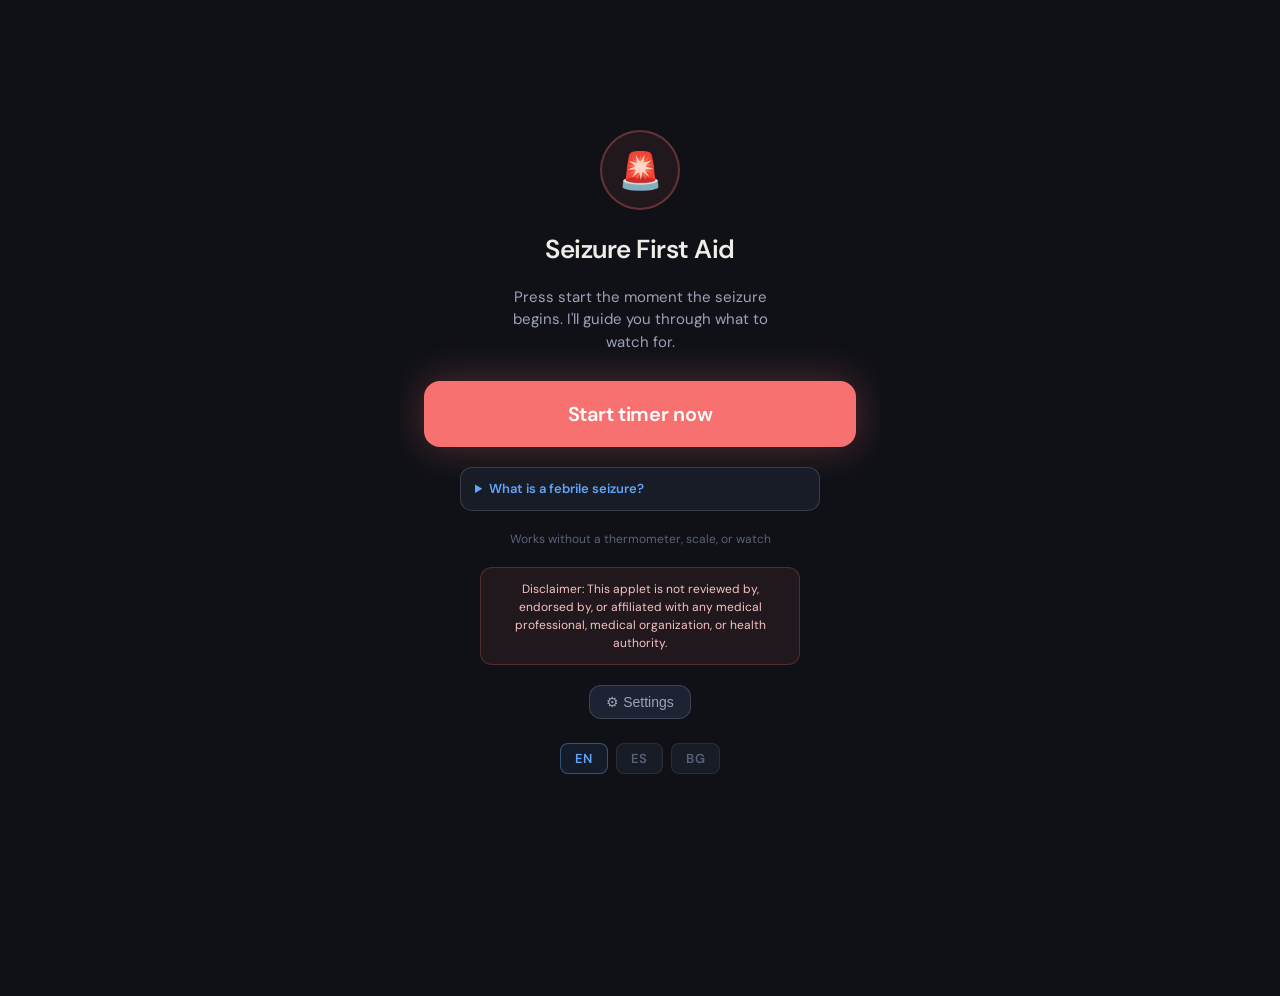
<file: index.html>
<!DOCTYPE html>
<html lang="en">
<head>
<meta charset="UTF-8">
<meta name="viewport" content="width=device-width, initial-scale=1.0, maximum-scale=1.0">
<title>Seizure First Aid</title>
<link rel="icon" href="assets/icons/favicon.svg" type="image/svg+xml">
<link rel="stylesheet" href="assets/css/app.css">
<!-- CSS moved to assets/css/app.css -->
<link rel="manifest" href="manifest.webmanifest">
</head>
<body>
<a href="#main-content" class="skip-nav">Skip to main content</a>
<div id="main-content" role="main">

  <!-- Always-on timer strip -->
  <div id="timer-strip" class="hidden">
    <div>
      <div class="strip-timer" id="strip-timer">00:00</div>
      <div style="font-size:11px;color:var(--text3);margin-top:2px" data-i18n="timer.duration">seizure duration</div>
    </div>
    <div class="strip-phase" id="strip-phase">Observing</div>
    <button class="btn-stopped" id="btn-stopped" onclick="seizureStopped()">✓ Stopped</button>
  </div>

  <!-- Progress bar with milestone ticks -->
  <div id="milestone-bar" class="hidden">
    <div id="ms-fill"></div>
    <div class="ms-tick" style="left:6.67%" title="2 min"></div>
    <div class="ms-tick" style="left:50%"   title="15 min"></div>
    <div class="ms-tick" style="left:100%"  title="30 min"></div>
  </div>

  <!-- Milestone alert banner -->
  <div id="alert-banner" role="alert" aria-live="assertive">
    <div class="banner-label" id="banner-label" data-i18n="banner.label">Action needed</div>
    <div class="banner-text"  id="banner-text"></div>
    <button class="banner-close" aria-label="Dismiss alert" onclick="closeBanner()">×</button>
  </div>

  <!-- Screen wrap -->
  <div id="screen-wrap">

    <!-- START -->
    <div class="screen active" id="screen-start">
      <div class="start-icon">🚨</div>
      <h1 class="start-title" id="app-title">Seizure First Aid</h1>
      <div class="start-sub" id="start-subtitle">Press start the moment the seizure begins. I'll guide you through what to watch for.</div>
     <button class="btn-start-main" id="btn-start" onclick="startSession()">Start timer now</button>
      <details class="start-info">
        <summary id="start-info-summary">What is a febrile seizure?</summary>
        <div class="start-info-content">
          <p id="start-info-definition"></p>
          <h2 id="start-info-signs-heading"></h2>
          <p id="start-info-signs"></p>
          <h2 id="start-info-causes-heading"></h2>
          <p id="start-info-causes"></p>
          <h2 id="start-info-after-heading"></h2>
          <p id="start-info-after"></p>
          <div class="start-info-urgent">
            <h2 id="start-info-urgent-heading"></h2>
            <p id="start-info-urgent"></p>
          </div>
          <p class="start-info-source"><a href="https://www.nhs.uk/conditions/febrile-seizures/" target="_blank" rel="noopener noreferrer" id="start-info-source"></a></p>
        </div>
      </details>
       <div class="start-note" id="start-note">Works without a thermometer, scale, or watch</div>
       <div class="start-disclaimer" id="start-disclaimer">Disclaimer: This applet is not reviewed by, endorsed by, or affiliated with any medical professional, medical organization, or health authority.</div>
       <button class="btn-settings" id="btn-settings" onclick="showSettings()">⚙ Settings</button>
       <!-- Language switcher -->
        <div style="display:flex;gap:8px;margin-top:4px;justify-content:center">
          <button class="lang-btn active" data-lang="en" onclick="switchLanguage('en')" aria-label="English">EN</button>
          <button class="lang-btn" data-lang="es" onclick="switchLanguage('es')" aria-label="Español">ES</button>
          <button class="lang-btn" data-lang="bg" onclick="switchLanguage('bg')" aria-label="Български">BG</button>
        </div>
    </div>

    <!-- QUESTION -->
    <div class="screen" id="screen-question">
      <div class="q-context" id="q-context"></div>
      <div class="q-text"    id="q-text"></div>
      <div class="q-sub"     id="q-sub"></div>
      <div class="q-options" id="q-options"></div>
    </div>

    <!-- WAITING (between question bursts) -->
    <div class="screen" id="screen-waiting">
      <div class="status-card">
        <div class="sc-emoji" id="w-emoji">👁️</div>
        <div class="sc-title" id="w-title">Keep watching</div>
        <div class="sc-body"  id="w-body"></div>
      </div>
      <div class="next-card" id="next-card" style="display:none">
        <div class="next-card-label" data-i18n="waiting.nextCardLabel">Next check-in</div>
        <div class="next-card-text" id="next-card-text"></div>
      </div>
      <div class="action-list" id="w-actions"></div>
    </div>

    <!-- SUMMARY -->
    <div class="screen" id="screen-summary">
      <div class="summary-header">
        <div class="summary-title" id="sum-title">Seizure summary</div>
        <div class="summary-sub" id="sum-sub" data-i18n="summary.subtitle">For ambulance handover</div>
      </div>

      <div class="summary-timer-big">
        <div class="big-num"   id="sum-duration">--:--</div>
        <div class="big-label" id="sum-dur-label">Total seizure duration</div>
      </div>

      <div class="ambulance-box">
        <h2 id="ambulance-title">📞 Tell the ambulance</h2>
        <div class="ambulance-script" id="ambulance-script"></div>
      </div>

      <div class="summary-section">
        <div class="summary-section-title" id="summary-section-label">What happened</div>
        <div id="sum-items"></div>
      </div>

      <button class="btn-share" id="btn-share" onclick="shareReport()">
        <svg width="18" height="18" viewBox="0 0 24 24" fill="none" stroke="currentColor" stroke-width="2" stroke-linecap="round" stroke-linejoin="round"><path d="M4 12v8a2 2 0 0 0 2 2h12a2 2 0 0 0 2-2v-8"/><polyline points="16 6 12 2 8 6"/><line x1="12" y1="2" x2="12" y2="15"/></svg>
        Share / copy summary
      </button>
      <button class="btn-restart" id="btn-restart" onclick="restart()">Start over</button>
    </div>

  </div><!-- /screen-wrap -->
</div><!-- /app -->

<!-- Settings Modal -->
<div id="settings-modal" class="settings-modal">
  <button class="settings-backdrop" onclick="closeSettings()" aria-label="Close settings"></button>
  <div class="settings-panel">
    <div class="settings-header">
      <div class="settings-title" data-i18n="settings.title">Settings</div>
      <button class="settings-close" onclick="closeSettings()" aria-label="Close settings">×</button>
    </div>
    <div class="settings-body">
      <div class="settings-section">
        <div class="settings-section-label" data-i18n="settings.childProfile">Child profile</div>
        <label class="settings-label" data-i18n="settings.age">Age (years)</label>
        <input type="number" id="settings-age" min="0" max="18" class="settings-input" placeholder="0–18" />
        <label class="settings-label" data-i18n="settings.weight">Weight (kg)</label>
        <input type="number" id="settings-weight" min="0" max="100" step="0.1" class="settings-input" placeholder="kg" />
        <div class="settings-last-updated" id="settings-updated">—</div>
        <div class="settings-consent" data-i18n="settings.consent">Stored only on this device</div>
      </div>
      <div class="settings-section">
        <div class="settings-section-label" data-i18n="settings.appearance">Appearance</div>
        <label class="settings-label" data-i18n="settings.theme">Theme</label>
        <div class="settings-lang-row" id="settings-theme-row">
          <button class="lang-btn" data-theme="light" onclick="setTheme('light')">☀ Light</button>
          <button class="lang-btn" data-theme="dark" onclick="setTheme('dark')">☾ Dark</button>
          <button class="lang-btn" data-theme="system" onclick="setTheme('system')">⚙ System</button>
        </div>
        <label class="settings-label" data-i18n="settings.language" style="margin-top:12px">Language</label>
        <div class="settings-lang-row" id="settings-lang-row">
          <button class="lang-btn" data-lang="en" onclick="switchLanguage('en')" aria-label="English">EN</button>
          <button class="lang-btn" data-lang="es" onclick="switchLanguage('es')" aria-label="Español">ES</button>
          <button class="lang-btn" data-lang="bg" onclick="switchLanguage('bg')" aria-label="Български">BG</button>
        </div>
      </div>
      <button class="settings-clear" onclick="clearSavedData()" data-i18n="settings.clearData">Clear saved data</button>
    </div>
  </div>
</div>

<!-- Update available banner -->
<div id="update-banner" class="update-banner hidden">
  <span data-i18n="update.available">A new version is available.</span>
  <button id="btn-update" onclick="updateApp()" data-i18n="update.reload">Reload</button>
</div>

<!-- PWA install banner -->
<div id="install-banner" class="install-banner hidden">
  <span data-i18n="install.banner">Add to your home screen for quick access</span>
  <button id="btn-install" onclick="doInstall()" data-i18n="install.installNow">Install</button>
</div>

<!-- i18n helper -->
<script src="assets/js/i18n.js"></script>

<script src="assets/js/app.js"></script>
<script>
(function initSW() {
  if ('serviceWorker' in navigator) {
    const regPromise = navigator.serviceWorker.register('sw.js');
    regPromise.then(reg => {
      reg.addEventListener('updatefound', () => {
        const newWorker = reg.installing;
        newWorker.addEventListener('statechange', () => {
          if (newWorker.state === 'installed' && navigator.serviceWorker.controller) {
            document.getElementById('update-banner').classList.remove('hidden');
            newWorker.postMessage({ type: 'SKIP_WAITING' });
          }
        });
      });
      navigator.serviceWorker.addEventListener('message', e => {
        if (e.data && e.data.type === 'UPDATE_AVAILABLE') {
          document.getElementById('update-banner').classList.remove('hidden');
        }
      });
    });
  }
})();

function doInstall() {
  const banner = document.getElementById('install-banner');
  banner.classList.add('hidden');
  window.location.reload();
}

function updateApp() {
  if (navigator.serviceWorker.controller) {
    navigator.serviceWorker.controller.postMessage({ type: 'CLIENTS_CLAIM' });
    window.location.reload();
  }
}
</script>
</body>
</html>
</file>
<file: assets/css/app.css>
@import url('https://fonts.googleapis.com/css2?family=DM+Sans:wght@400;500;600&family=DM+Mono:wght@500&display=swap');

/* Skip navigation link — visible on focus */
.skip-nav {
  position: absolute;
  left: -9999px;
  top: auto;
  width: 1px;
  height: 1px;
  overflow: hidden;
  background: var(--bg);
  color: var(--text);
  padding: 8px 16px;
  font-size: 14px;
  z-index: 9999;
  text-decoration: underline;
}
.skip-nav:focus {
  left: 0;
  top: 0;
  width: auto;
  height: auto;
  overflow: visible;
}

  *, *::before, *::after { box-sizing: border-box; margin: 0; padding: 0; }

  :root {
    --bg: #0f1117;
    --surface: #181c27;
    --surface2: #1e2333;
    --border: rgba(255,255,255,0.08);
    --border2: rgba(255,255,255,0.15);
    --text: #f0ede8;
    --text2: #9ba3b8;
    --text3: #5a6278;

    --ok:    #4ade80;  --ok-dim:    #14532d;  --ok-bg:    rgba(74,222,128,0.08);
    --warn:  #fbbf24;  --warn-dim:  #78350f;  --warn-bg:  rgba(251,191,36,0.08);
    --alert: #f87171;  --alert-dim: #7f1d1d;  --alert-bg: rgba(248,113,113,0.08);
    --info:  #60a5fa;  --info-dim:  #1e3a5f;  --info-bg:  rgba(96,165,250,0.08);

    /* component text colors (overridden per-theme) */
    --btn-start-text: #fff;
    --start-disclaimer-text: #f6c3c3;
  }

  /* ── Light theme ── */
  [data-theme="light"] {
    --bg: #f5f5f7;
    --surface: #ffffff;
    --surface2: #e8e8ec;
    --border: rgba(0,0,0,0.1);
    --border2: rgba(0,0,0,0.18);
    --text: #1a1a1a;
    --text2: #555566;
    --text3: #888899;
    /* keep semantic color tokens identical — they already have good contrast */
    --btn-start-text: #1a1a1a; /* dark text on light bg for alert button */
    --start-disclaimer-text: #8b4545;
  }

  html, body {
    height: 100%; width: 100%;
    font-family: 'DM Sans', sans-serif;
    background: var(--bg);
    color: var(--text);
    overflow: hidden;
  }

  /* ── App shell ── */
  #main-content {
    height: 100%; display: flex; flex-direction: column;
    max-width: 480px; margin: 0 auto;
    position: relative;
  }

  /* ── Timer strip (always visible) ── */
  #timer-strip {
    display: flex; align-items: center; justify-content: space-between;
    padding: 10px 16px;
    background: var(--surface);
    border-bottom: 1px solid var(--border);
    flex-shrink: 0;
    gap: 10px;
  }
  #timer-strip.hidden { display: none; }

  .strip-timer {
    font-family: 'DM Mono', monospace;
    font-size: 28px; font-weight: 500;
    letter-spacing: -1px;
    color: var(--text);
    transition: color 0.4s;
  }
  .strip-timer.phase-warn  { color: var(--warn); }
  .strip-timer.phase-alert { color: var(--alert); }

  .strip-phase {
    font-size: 12px; font-weight: 500;
    padding: 4px 10px; border-radius: 20px;
    background: var(--ok-bg); color: var(--ok);
    border: 1px solid rgba(74,222,128,0.2);
    transition: all 0.4s; white-space: nowrap;
  }
  .strip-phase.phase-warn  { background: var(--warn-bg);  color: var(--warn);  border-color: rgba(251,191,36,0.2); }
  .strip-phase.phase-alert { background: var(--alert-bg); color: var(--alert); border-color: rgba(248,113,113,0.2); }

  .btn-stopped {
    padding: 7px 13px; border-radius: 10px;
    background: var(--ok-bg); color: var(--ok);
    border: 1.5px solid rgba(74,222,128,0.35);
    font-family: 'DM Sans', sans-serif;
    font-size: 13px; font-weight: 600;
    cursor: pointer; white-space: nowrap;
    flex-shrink: 0;
    transition: background 0.12s, transform 0.08s;
    -webkit-tap-highlight-color: transparent;
  }
  .btn-stopped:active { transform: scale(0.96); }

  /* ── Milestone bar ── */
  #milestone-bar {
    height: 3px; background: var(--surface2); flex-shrink: 0;
    position: relative; overflow: visible;
  }
  #milestone-bar.hidden { display: none; }
  #ms-fill {
    height: 100%; background: var(--ok); width: 0%;
    transition: width 0.5s linear, background 0.4s;
  }
  .ms-tick {
    position: absolute; top: -4px;
    width: 2px; height: 11px;
    background: var(--border2); border-radius: 1px;
  }
  .ms-tick.reached { background: var(--alert); }

  /* ── Screen container ── */
  #screen-wrap {
    flex: 1; overflow: hidden; position: relative;
  }
  .screen {
    position: absolute; inset: 0;
    display: flex; flex-direction: column;
    padding: 28px 24px 24px;
    opacity: 0; pointer-events: none;
    transform: translateY(16px);
    transition: opacity 0.25s, transform 0.25s;
    overflow-y: auto;
  }
  .screen.active {
    opacity: 1; pointer-events: all;
    transform: translateY(0);
  }

  /* ── Start screen ── */
  #screen-start {
    align-items: center; justify-content: center; text-align: center; gap: 20px;
  }
  .start-icon {
    width: 80px; height: 80px; border-radius: 50%;
    background: var(--alert-bg); border: 2px solid rgba(248,113,113,0.3);
    display: flex; align-items: center; justify-content: center;
    font-size: 36px; margin-bottom: 4px;
  }
  .start-title {
    font-size: 26px; font-weight: 600; line-height: 1.2;
    letter-spacing: -0.5px;
  }
  .start-sub {
    font-size: 15px; color: var(--text2); line-height: 1.5; max-width: 300px;
  }
  .btn-start-main {
    margin-top: 8px;
    width: 100%; padding: 20px;
    background: var(--alert); color: var(--btn-start-text);
    border: none; border-radius: 16px;
    font-family: 'DM Sans', sans-serif;
    font-size: 20px; font-weight: 600;
    cursor: pointer; letter-spacing: -0.3px;
    box-shadow: 0 0 40px rgba(248,113,113,0.3);
    transition: transform 0.1s, box-shadow 0.1s;
    -webkit-tap-highlight-color: transparent;
  }
  .btn-start-main:active { transform: scale(0.97); box-shadow: 0 0 20px rgba(248,113,113,0.2); }
  .btn-settings {
    background: var(--surface2); color: var(--text2);
    border: 1.5px solid var(--border2); border-radius: 12px;
    padding: 8px 16px; font-size: 14px; font-weight: 500;
    cursor: pointer; transition: background 0.12s, color 0.12s;
  }
  .btn-settings:hover { background: var(--border); color: var(--text); }
  .btn-settings:active { transform: scale(0.97); }
  .start-note { font-size: 12px; color: var(--text3); }
  .start-info {
    width: 100%;
    max-width: 360px;
    text-align: left;
    border: 1px solid var(--border2);
    border-radius: 12px;
    background: var(--surface);
    color: var(--text2);
    font-size: 13px;
    line-height: 1.5;
  }
  .start-info summary {
    padding: 11px 14px;
    color: var(--info);
    font-weight: 600;
    cursor: pointer;
  }
  .start-info-content { padding: 0 14px 14px; }
  .start-info-content h2 {
    margin-top: 12px;
    color: var(--text);
    font-size: 13px;
    font-weight: 600;
  }
  .start-info-content p { margin-top: 5px; }
  .start-info-urgent {
    margin-top: 12px;
    padding: 10px;
    border-radius: 8px;
    background: var(--warn-bg);
    color: var(--text);
  }
  .start-info-urgent h2 { margin-top: 0; }
  .start-info-source a { color: var(--info); }
  .start-disclaimer {
    max-width: 320px;
    padding: 12px 14px;
    border-radius: 12px;
    border: 1px solid rgba(248,113,113,0.22);
    background: rgba(248,113,113,0.08);
    font-size: 12px;
    line-height: 1.5;
    color: var(--start-disclaimer-text);
  }

  /* ── Language switcher ── */
  .lang-btn {
    padding: 6px 14px; border-radius: 8px;
    background: var(--surface); color: var(--text3);
    border: 1px solid var(--border);
    font-family: 'DM Sans', sans-serif;
    font-size: 13px; font-weight: 600;
    cursor: pointer; letter-spacing: 0.05em;
    transition: all 0.15s;
  }
  .lang-btn.active {
    background: var(--info-bg); color: var(--info);
    border-color: rgba(96,165,250,0.4);
  }

  /* ── Question screen ── */
  .q-context {
    font-size: 12px; font-weight: 500; letter-spacing: 0.06em;
    text-transform: uppercase; color: var(--text3); margin-bottom: 16px;
  }
  .q-text {
    font-size: 24px; font-weight: 600; line-height: 1.25;
    letter-spacing: -0.4px; color: var(--text);
    margin-bottom: 10px;
  }
  .q-sub {
    font-size: 14px; color: var(--text2); line-height: 1.5;
    margin-bottom: 28px;
  }
  .q-options { display: flex; flex-direction: column; gap: 12px; }
  .q-btn {
    width: 100%; padding: 18px 20px;
    border-radius: 14px; border: 1.5px solid var(--border2);
    background: var(--surface); color: var(--text);
    font-family: 'DM Sans', sans-serif;
    font-size: 17px; font-weight: 500;
    cursor: pointer; text-align: left;
    display: flex; align-items: center; gap: 14px;
    transition: background 0.12s, border-color 0.12s, transform 0.08s;
    -webkit-tap-highlight-color: transparent;
    line-height: 1.3;
  }
  .q-btn:active { transform: scale(0.98); }
  .q-btn.yes { border-color: rgba(74,222,128,0.4); }
  .q-btn.yes:hover, .q-btn.yes:active { background: var(--ok-bg); }
  .q-btn.no  { border-color: rgba(248,113,113,0.3); }
  .q-btn.no:hover,  .q-btn.no:active  { background: var(--alert-bg); }
  .q-btn.unsure { border-color: rgba(251,191,36,0.3); }
  .q-btn.unsure:hover, .q-btn.unsure:active { background: var(--warn-bg); }
  .q-btn-icon {
    width: 36px; height: 36px; flex-shrink: 0;
    border-radius: 50%; display: flex; align-items: center; justify-content: center;
    font-size: 18px;
  }
  .yes .q-btn-icon  { background: var(--ok-bg); }
  .no  .q-btn-icon  { background: var(--alert-bg); }
  .unsure .q-btn-icon { background: var(--warn-bg); }

  /* ── Alert banner (milestone) ── */
  #alert-banner {
    display: none; position: fixed;
    top: 56px; left: 50%; transform: translateX(-50%);
    width: calc(100% - 32px); max-width: 448px;
    z-index: 100;
    border-radius: 14px; padding: 14px 18px;
    background: var(--surface);
    border: 1.5px solid rgba(248,113,113,0.5);
    box-shadow: 0 8px 32px rgba(248,113,113,0.2);
    animation: banner-in 0.3s ease;
  }
  @keyframes banner-in { from { opacity: 0; transform: translateX(-50%) translateY(-8px); } to { opacity: 1; transform: translateX(-50%) translateY(0); } }
  #alert-banner.visible { display: block; }
  .banner-label { font-size: 11px; font-weight: 600; letter-spacing: 0.07em; text-transform: uppercase; color: var(--alert); margin-bottom: 4px; }
  .banner-text  { font-size: 15px; font-weight: 500; color: var(--text); line-height: 1.4; }
  .banner-close { position: absolute; top: 10px; right: 12px; background: none; border: none; color: var(--text3); font-size: 20px; cursor: pointer; line-height: 1; }

  /* ── Summary screen ── */
  #screen-summary { gap: 0; }
  .summary-header {
    text-align: center; padding: 8px 0 24px;
  }
  .summary-title { font-size: 22px; font-weight: 600; letter-spacing: -0.4px; margin-bottom: 6px; }
  .summary-sub   { font-size: 14px; color: var(--text2); }

  .summary-timer-big {
    text-align: center; margin-bottom: 24px;
    padding: 20px; border-radius: 16px;
    background: var(--surface);
    border: 1px solid var(--border2);
  }
  .summary-timer-big .big-num {
    font-family: 'DM Mono', monospace;
    font-size: 52px; font-weight: 500; letter-spacing: -2px;
    line-height: 1;
  }
  .summary-timer-big .big-label { font-size: 13px; color: var(--text2); margin-top: 4px; }

  .summary-section { margin-bottom: 16px; }
  .summary-section-title {
    font-size: 11px; font-weight: 600; letter-spacing: 0.07em;
    text-transform: uppercase; color: var(--text3); margin-bottom: 10px;
  }
  .summary-item {
    display: flex; align-items: flex-start; gap: 10px;
    padding: 10px 14px; border-radius: 10px;
    background: var(--surface); border: 1px solid var(--border);
    margin-bottom: 6px; font-size: 14px; line-height: 1.4;
  }
  .summary-item .si-dot {
    width: 8px; height: 8px; border-radius: 50%;
    flex-shrink: 0; margin-top: 5px;
  }
  .si-ok    { background: var(--ok); }
  .si-warn  { background: var(--warn); }
  .si-alert { background: var(--alert); }
  .si-info  { background: var(--info); }

  .ambulance-box {
    background: var(--alert-bg);
    border: 1.5px solid rgba(248,113,113,0.3);
    border-radius: 14px; padding: 16px 18px;
    margin-bottom: 16px;
  }
  .ambulance-box h3 {
    font-size: 13px; font-weight: 600; color: var(--alert);
    letter-spacing: 0.05em; text-transform: uppercase; margin-bottom: 10px;
  }
  .ambulance-script {
    font-size: 15px; line-height: 1.7; color: var(--text);
    font-style: italic;
  }
  .ambulance-script strong { font-style: normal; color: var(--alert); }

  .btn-share {
    width: 100%; padding: 16px;
    background: var(--surface2); color: var(--text);
    border: 1.5px solid var(--border2);
    border-radius: 14px;
    font-family: 'DM Sans', sans-serif;
    font-size: 16px; font-weight: 500;
    cursor: pointer; display: flex; align-items: center; justify-content: center; gap: 8px;
    margin-bottom: 10px;
    transition: background 0.12s;
  }
  .btn-share:hover { background: var(--surface); }

  .btn-restart {
    width: 100%; padding: 14px;
    background: transparent; color: var(--text3);
    border: 1px solid var(--border);
    border-radius: 14px;
    font-family: 'DM Sans', sans-serif;
    font-size: 15px; cursor: pointer;
    transition: color 0.12s;
  }
  .btn-restart:hover { color: var(--text); }

  /* ── Doing OK screen (between milestones) ── */
  .status-card {
    background: var(--surface); border: 1px solid var(--border2);
    border-radius: 16px; padding: 20px;
    margin-bottom: 16px; text-align: center;
  }
  .status-card .sc-emoji { font-size: 36px; margin-bottom: 8px; }
  .status-card .sc-title { font-size: 18px; font-weight: 600; margin-bottom: 6px; }
  .status-card .sc-body  { font-size: 14px; color: var(--text2); line-height: 1.5; }

  .next-card {
    background: var(--warn-bg); border: 1px solid rgba(251,191,36,0.2);
    border-radius: 14px; padding: 16px 18px; margin-bottom: 12px;
  }
  .next-card-label { font-size: 11px; color: var(--warn); font-weight: 600; letter-spacing: 0.06em; text-transform: uppercase; margin-bottom: 4px; }
  .next-card-text  { font-size: 15px; color: var(--text); font-weight: 500; }

  .action-list { display: flex; flex-direction: column; gap: 10px; }
  .action-item {
    display: flex; align-items: flex-start; gap: 12px;
    padding: 14px 16px; border-radius: 12px;
    background: var(--surface); border: 1px solid var(--border);
    font-size: 15px; line-height: 1.4; color: var(--text);
  }
  .action-num {
    width: 26px; height: 26px; border-radius: 50%;
    background: var(--surface2); border: 1px solid var(--border2);
    color: var(--text2); font-size: 12px; font-weight: 600;
    display: flex; align-items: center; justify-content: center;
    flex-shrink: 0; margin-top: 1px;
  }

  .vital-row {
    display: flex;
    gap: 8px;
    align-items: center;
    flex-wrap: wrap;
  }
  .vital-btn {
    padding: 8px 12px;
    border-radius: 10px;
    border: 1px solid var(--border2);
    background: var(--surface);
    color: var(--text);
    font-size: 13px;
    font-weight: 500;
    font-family: 'DM Sans', sans-serif;
    cursor: pointer;
  }
  .vital-btn.active {
    border-color: rgba(96,165,250,0.6);
    background: var(--info-bg);
  }
  .vital-note {
    font-size: 12px;
    color: var(--text3);
    margin-top: 6px;
  }
  .vital-result {
    margin-top: 8px;
    font-size: 13px;
    line-height: 1.4;
    color: var(--text2);
  }
  .breath-question {
    background: var(--surface);
    border: 1px solid var(--border2);
    border-radius: 14px;
    padding: 14px;
  }
  .breath-help {
    font-size: 14px;
    color: var(--text2);
    line-height: 1.5;
    margin-bottom: 10px;
  }
  .breath-main-btn {
    width: 100%;
    min-height: 132px;
    border-radius: 18px;
    border: 2px solid rgba(96,165,250,0.5);
    background: linear-gradient(180deg, rgba(96,165,250,0.2), rgba(96,165,250,0.08));
    color: var(--text);
    font-family: 'DM Sans', sans-serif;
    font-size: 28px;
    font-weight: 700;
    letter-spacing: -0.4px;
    cursor: pointer;
    -webkit-tap-highlight-color: transparent;
  }
  .breath-main-btn:active {
    transform: scale(0.98);
  }

  /* ── Settings Modal ── */
  .settings-modal {
    position: fixed; inset: 0; z-index: 200;
    display: none;
  }
  .settings-modal.visible { display: flex; }
  .settings-backdrop {
    position: absolute; inset: 0;
    background: rgba(0,0,0,0.6);
  }
  .settings-panel {
    position: absolute; inset: 0;
    display: flex; flex-direction: column;
    max-width: 480px; margin: 0 auto;
    background: var(--surface);
    animation: modal-in 0.25s ease;
  }
  @keyframes modal-in {
    from { transform: translateY(100%); } to { transform: translateY(0); }
  }
  .settings-header {
    display: flex; align-items: center; justify-content: space-between;
    padding: 16px 24px; border-bottom: 1px solid var(--border);
    flex-shrink: 0;
  }
  .settings-title {
    font-size: 18px; font-weight: 600;
    letter-spacing: -0.3px;
  }
  .settings-close {
    background: none; border: none; color: var(--text2);
    font-size: 24px; cursor: pointer; padding: 4px 8px;
  }
  .settings-body {
    flex: 1; overflow-y: auto; padding: 20px 24px 24px;
    display: flex; flex-direction: column; gap: 24px;
  }
  .settings-section-label {
    font-size: 11px; font-weight: 600; letter-spacing: 0.07em;
    text-transform: uppercase; color: var(--text3); margin-bottom: 10px;
  }
  .settings-label {
    display: block; font-size: 13px; font-weight: 500;
    color: var(--text2); margin-bottom: 6px;
  }
  .settings-input {
    width: 100%; padding: 10px 14px; border-radius: 10px;
    background: var(--surface2); border: 1px solid var(--border);
    color: var(--text); font-size: 15px; font-family: 'DM Sans', sans-serif;
    margin-bottom: 12px; -webkit-appearance: none; appearance: none;
  }
  .settings-input:focus {
    outline: none; border-color: var(--info);
  }
  .settings-lang-row {
    display: flex; gap: 8px;
  }
  .settings-lang-row .lang-btn {
    flex: 1;
  }
  .settings-last-updated {
    font-size: 11px; color: var(--text3); margin-top: -4px;
    margin-bottom: 8px;
  }
  .settings-clear {
    width: 100%; padding: 12px; border-radius: 12px;
    background: transparent; border: 1px solid var(--alert-dim);
    color: var(--alert); font-size: 14px; font-weight: 500;
    cursor: pointer; font-family: 'DM Sans', sans-serif;
    transition: background 0.12s;
  }
  .settings-clear:hover { background: var(--alert-bg); }

  @media (min-height: 700px) {
    .q-text { font-size: 26px; }
    .q-btn  { padding: 20px; }
  }

/* Update available banner */
.update-banner {
  background: var(--info-bg);
  color: var(--info-text);
  padding: 10px 16px;
  display: flex;
  align-items: center;
  justify-content: space-between;
  font-size: 14px;
  border-bottom: 1px solid var(--border);
}

.update-banner button {
  background: var(--info-text);
  color: var(--info-bg);
  border: none;
  padding: 6px 14px;
  border-radius: 4px;
  cursor: pointer;
  font-weight: 600;
  white-space: nowrap;
}

/* Install banner */
.install-banner {
  background: var(--success-bg);
  color: var(--success-text);
  padding: 10px 16px;
  display: flex;
  align-items: center;
  justify-content: space-between;
  font-size: 14px;
  border-bottom: 1px solid var(--border);
}

.install-banner button {
  background: var(--success-text);
  color: var(--success-bg);
  border: none;
  padding: 6px 14px;
  border-radius: 4px;
  cursor: pointer;
  font-weight: 600;
  white-space: nowrap;
}
</file>
